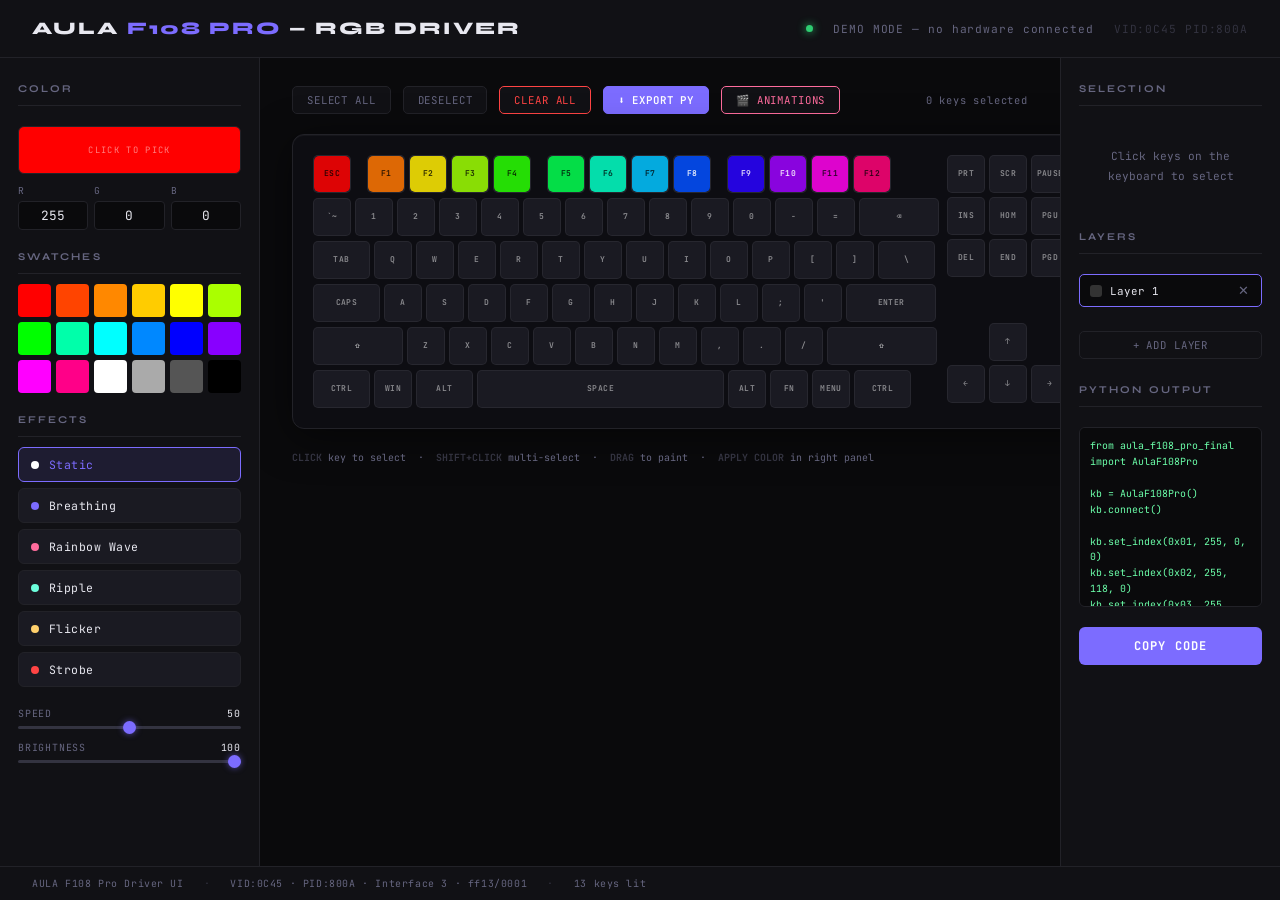
<file: index.html>
<!DOCTYPE html>
<html lang="en">

<head>
    <meta charset="UTF-8">
    <meta name="viewport" content="width=device-width, initial-scale=1.0">
    <title>AULA F108 Pro — RGB Driver</title>
    <link rel="stylesheet" href="main.css">
    <link rel="stylesheet" href="anim.css">
</head>

<body>

    <header>
        <div class="logo">AULA <span>F108 Pro</span> — RGB Driver</div>
        <div class="status-bar">
            <div class="status-dot"></div>
            <span id="conn-status">DEMO MODE — no hardware connected</span>
            <span class="footer-tag">VID:0C45 PID:800A</span>
        </div>
    </header>

    <main>
        <!-- LEFT: Color tools -->
        <div class="panel">
            <div class="panel-title">Color</div>

            <div class="color-picker-wrap">
                <div class="color-preview" id="colorPreview" onclick="document.getElementById('colorInput').click()">
                    <input type="color" id="colorInput" value="#ff0000">
                </div>
                <div class="rgb-row">
                    <div class="rgb-input"><label>R</label><input type="number" id="rVal" min="0" max="255" value="255"></div>
                    <div class="rgb-input"><label>G</label><input type="number" id="gVal" min="0" max="255" value="0"></div>
                    <div class="rgb-input"><label>B</label><input type="number" id="bVal" min="0" max="255" value="0"></div>
                </div>
            </div>

            <div>
                <div class="panel-title" style="margin-bottom:10px">Swatches</div>
                <div class="swatch-grid" id="swatchGrid"></div>
            </div>

            <div>
                <div class="panel-title" style="margin-bottom:10px">Effects</div>
                <div class="effect-list">
                    <button class="effect-btn active" data-effect="static" onclick="setEffect(this)">
                        <div class="effect-dot" style="background:#fff"></div>Static
                    </button>
                    <button class="effect-btn" data-effect="breathing" onclick="setEffect(this)">
                        <div class="effect-dot" style="background:#7c6cff"></div>Breathing
                    </button>
                    <button class="effect-btn" data-effect="wave" onclick="setEffect(this)">
                        <div class="effect-dot" style="background:#ff6c9d"></div>Rainbow Wave
                    </button>
                    <button class="effect-btn" data-effect="ripple" onclick="setEffect(this)">
                        <div class="effect-dot" style="background:#6cffdd"></div>Ripple
                    </button>
                    <button class="effect-btn" data-effect="flicker" onclick="setEffect(this)">
                        <div class="effect-dot" style="background:#ffd06c"></div>Flicker
                    </button>
                    <button class="effect-btn" data-effect="strobe" onclick="setEffect(this)">
                        <div class="effect-dot" style="background:#ff4444"></div>Strobe
                    </button>
                </div>
            </div>

            <div class="slider-group">
                <div class="slider-row">
                    <label>SPEED <span id="speedVal">50</span></label>
                    <input type="range" id="speedSlider" min="0" max="100" value="50"
                        oninput="document.getElementById('speedVal').textContent=this.value">
                </div>
                <div class="slider-row">
                    <label>BRIGHTNESS <span id="brightVal">100</span></label>
                    <input type="range" id="brightSlider" min="0" max="100" value="100"
                        oninput="document.getElementById('brightVal').textContent=this.value">
                </div>
            </div>
        </div>

        <!-- CENTER: Keyboard -->
        <div class="kb-area">
            <div class="kb-toolbar">
                <button class="tb-btn" onclick="selectAll()">SELECT ALL</button>
                <button class="tb-btn" onclick="clearSelection()">DESELECT</button>
                <button class="tb-btn danger" onclick="clearAll()">CLEAR ALL</button>
                <button class="tb-btn primary" onclick="exportConfig()">⬇ EXPORT PY</button>
                <span class="selection-info" id="selInfo">0 keys selected</span>
            </div>

            <div class="keyboard" id="keyboard"></div>

            <div style="font-size:0.62rem;color:var(--dim);line-height:1.8">
                <b style="color:var(--muted)">CLICK</b> key to select &nbsp;·&nbsp;
                <b style="color:var(--muted)">SHIFT+CLICK</b> multi-select &nbsp;·&nbsp;
                <b style="color:var(--muted)">DRAG</b> to paint &nbsp;·&nbsp;
                <b style="color:var(--muted)">APPLY COLOR</b> in right panel
            </div>
        </div>

        <!-- RIGHT: Selection & output -->
        <div class="panel">
            <div class="panel-title">Selection</div>
            <div id="selPanel">
                <div class="sel-empty">Click keys on the<br>keyboard to select</div>
            </div>

            <div class="panel-title" style="margin-top:4px">Layers</div>
            <div class="layer-list" id="layerList"></div>
            <button class="tb-btn" style="width:100%;margin-top:4px" onclick="addLayer()">+ ADD LAYER</button>

            <div class="panel-title" style="margin-top:4px">Python Output</div>
            <textarea id="pyOutput" readonly style="
                background:var(--bg);border:1px solid var(--border);border-radius:6px;
                color:#6cffaa;font-family:inherit;font-size:0.62rem;padding:10px;
                resize:none;height:180px;width:100%;line-height:1.6;outline:none;
            "></textarea>
            <button class="apply-btn" onclick="copyPython()">COPY CODE</button>
        </div>
    </main>

    <footer>
        <span>AULA F108 Pro Driver UI</span>
        <span class="footer-tag">·</span>
        <span>VID:0C45 · PID:800A · Interface 3 · ff13/0001</span>
        <span class="footer-tag">·</span>
        <span id="colorCount">0 keys lit</span>
    </footer>

    <div id="toast"></div>

    <!-- Animation panel -->
    <div id="animPanel">
        <div class="anim-modal">
            <div class="anim-header">
                <h2>Animation <span>Editor</span></h2>
                <div style="font-size:0.62rem;color:var(--dim)" id="animFrameCount">0 frames</div>
                <button class="tb-btn" onclick="closeAnimPanel()" style="margin-left:8px">✕ CLOSE</button>
            </div>
            <div class="anim-body">
                <div class="anim-main">
                    <!-- Timeline -->
                    <div class="timeline-wrap">
                        <div class="timeline-label">
                            <span>FRAMES</span>
                            <span id="totalDurationLabel" style="color:var(--text)">0ms total</span>
                        </div>
                        <div class="timeline" id="animTimeline">
                            <button class="add-frame-btn" onclick="addFrame()" title="Add frame">+</button>
                        </div>
                    </div>
                    <!-- Mini keyboard -->
                    <div class="anim-kb-area">
                        <div style="font-size:0.62rem;color:var(--dim)">
                            Click a frame above, then paint keys below. Uses current color picker color.
                        </div>
                        <div class="mini-keyboard" id="miniKeyboard"></div>
                    </div>
                </div>

                <!-- Side panel -->
                <div class="anim-side">
                    <div>
                        <div class="panel-title" style="margin-bottom:10px">Frame Settings</div>
                        <div class="duration-row">
                            <label>DURATION</label>
                            <input type="number" id="frameDuration" min="16" max="9999" value="100"
                                oninput="updateFrameDuration()">
                            <span>ms</span>
                        </div>
                        <div style="font-size:0.6rem;color:var(--dim);margin-top:6px">16ms = ~60fps &nbsp;·&nbsp; 33ms = ~30fps</div>
                    </div>

                    <div style="margin-top:12px">
                        <label style="font-size:0.62rem;color:var(--dim)">FRAME COLOR</label>
                        <div style="display:flex;gap:6px;align-items:center;margin-top:4px">
                            <input type="color" id="animColorPicker" value="#ff0000"
                                style="width:36px;height:28px;border:none;background:none;cursor:pointer">
                            <span id="animColorPreview"
                                style="width:20px;height:20px;border-radius:4px;border:1px solid var(--border);background:#ff0000"></span>
                        </div>
                    </div>

                    <div class="frame-actions">
                        <div class="panel-title" style="margin-bottom:8px">Frame Tools</div>
                        <button class="tb-btn" onclick="duplicateFrame()">DUPLICATE FRAME</button>
                        <button class="tb-btn" onclick="clearFrame()">CLEAR FRAME</button>
                        <button class="tb-btn" onclick="copyFromMain()">COPY FROM MAIN VIEW</button>
                        <button class="tb-btn danger" onclick="deleteFrame()">DELETE FRAME</button>
                    </div>

                    <div>
                        <div class="panel-title" style="margin-bottom:10px">Playback</div>
                        <div class="loop-row">
                            <input type="checkbox" id="loopAnim" checked>
                            <label for="loopAnim">Loop animation</label>
                        </div>
                        <div style="height:8px"></div>
                        <div class="playback-controls">
                            <button class="play-btn" id="playBtn" onclick="togglePreview()">▶ PREVIEW</button>
                        </div>
                        <div style="font-size:0.6rem;color:var(--dim);margin-top:6px" id="playStatus">Stopped</div>
                    </div>

                    <div>
                        <div class="panel-title" style="margin-bottom:10px">Save Animation</div>
                        <input type="text" class="anim-name-input" id="animNameInput" placeholder="Animation name..."
                            value="My Animation">
                        <div style="height:8px"></div>
                        <button class="apply-btn" onclick="saveAnimation()" style="font-size:0.68rem">SAVE TO FILE (JSON)</button>
                    </div>

                    <div>
                        <div class="panel-title" style="margin-bottom:10px">Load Animation</div>
                        <button class="tb-btn" style="width:100%;margin-bottom:8px"
                            onclick="document.getElementById('loadFileInput').click()">📂 LOAD JSON FILE</button>
                        <input type="file" id="loadFileInput" accept=".json" style="display:none"
                            onchange="loadAnimationFile(event)">
                        <div id="savedAnimList" style="display:flex;flex-direction:column;gap:5px"></div>
                    </div>

                    <div>
                        <div class="panel-title" style="margin-bottom:8px">Export Python</div>
                        <textarea id="animPyOutput" readonly style="
                            background:var(--bg);border:1px solid var(--border);border-radius:6px;
                            color:#6cffaa;font-family:inherit;font-size:0.58rem;padding:8px;
                            resize:none;height:120px;width:100%;line-height:1.6;outline:none;
                        "></textarea>
                        <button class="tb-btn" style="width:100%;margin-top:6px" onclick="copyAnimPython()">COPY CODE</button>
                    </div>
                </div>
            </div>
        </div>
    </div>

    <!-- Scripts: load order matters — layout data first, then main logic, then anim -->
    <script src="layout.js"></script>
    <script src="main.js"></script>
    <script src="anim.js"></script>

</body>
</html>
</file>
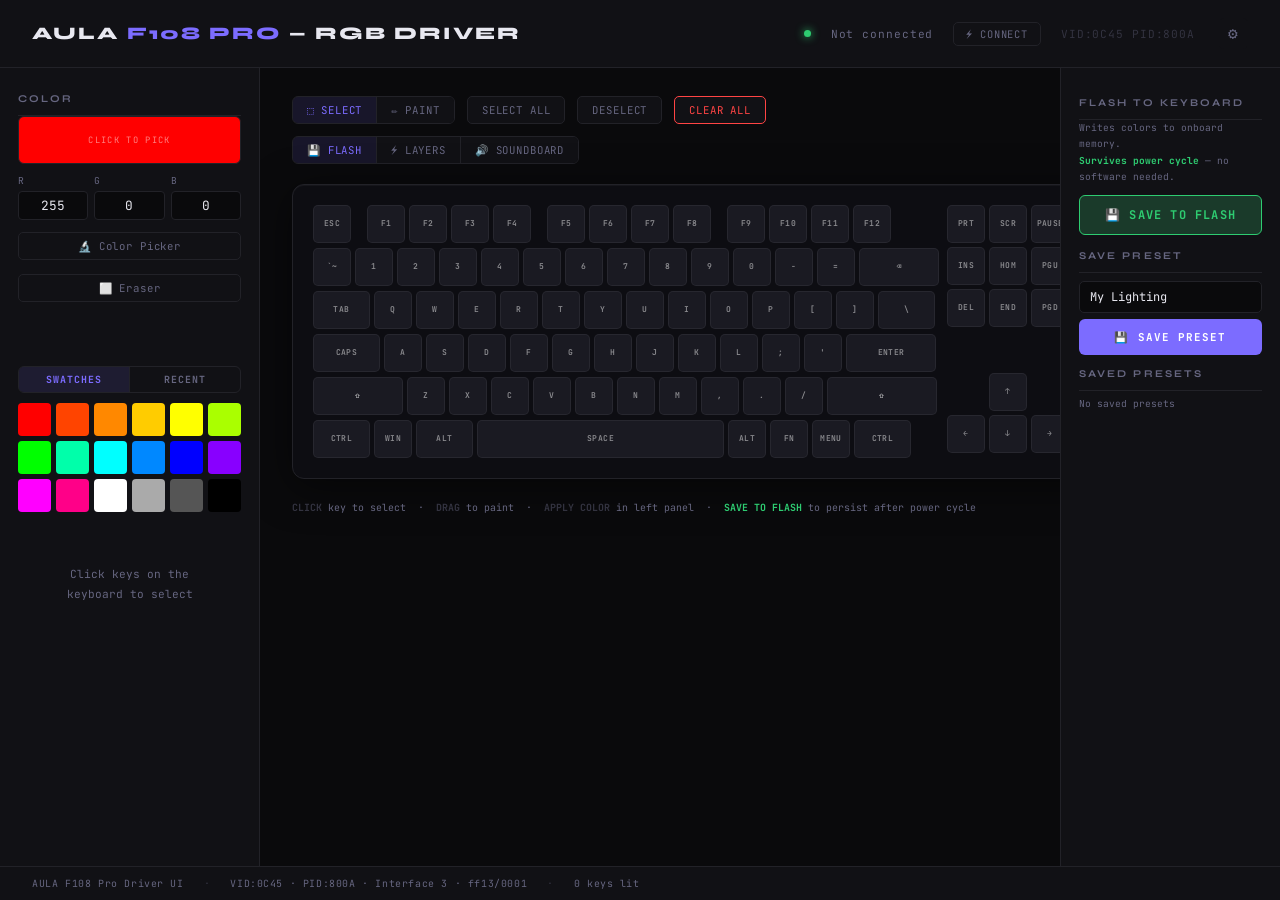
<file: ui/index.html>
<!DOCTYPE html>
<html lang="en">
<head>
    <meta charset="UTF-8">
    <meta name="viewport" content="width=device-width, initial-scale=1.0">
    <title>AULA F108 Pro — RGB Driver</title>
    <link rel="stylesheet" href="main.css">
    <link rel="stylesheet" href="anim.css">
    <link rel="stylesheet" href="layers.css">
    <style>
        .rs-label { font-size:0.6rem; color:var(--dim); white-space:nowrap; flex-shrink:0; }
        .rs-val    { font-size:0.6rem; color:var(--text); min-width:38px; flex-shrink:0; }
    </style>
</head>
<body>

<header>
    <div class="logo">AULA <span>F108 Pro</span> — RGB Driver</div>
    <div class="status-bar">
        <div class="status-dot"></div>
        <span id="conn-status">Not connected</span>
        <button class="tb-btn" onclick="connectKeyboard()" style="font-size:0.65rem;padding:4px 12px">⚡ CONNECT</button>
        <span class="footer-tag">VID:0C45 PID:800A</span>
        <button class="tb-btn settings-cog" onclick="openSettings()" title="Settings">⚙</button>
    </div>
</header>

<!-- Settings modal -->
<div id="settingsOverlay" class="settings-overlay" onclick="closeSettings(event)">
    <div class="settings-modal">
        <div class="settings-header">
            <span class="settings-title">⚙ Settings</span>
            <button class="settings-close" onclick="closeSettings()">✕</button>
        </div>
        <div class="settings-section">
            <div class="settings-section-title">System</div>
            <div class="settings-row">
                <div>
                    <div class="settings-label">Launch on startup</div>
                    <div class="settings-desc">Start the driver automatically when Windows boots</div>
                </div>
                <label class="toggle-switch">
                    <input type="checkbox" id="startupToggle" onchange="setStartup(this.checked)">
                    <span class="toggle-track"></span>
                </label>
            </div>
            <div class="settings-row" style="margin-top:10px">
                <div>
                    <div class="settings-label">Save data folder</div>
                    <div class="settings-desc">Lighting presets, animations, soundboard cards</div>
                </div>
                <button class="tb-btn" onclick="openDataFolder()" style="font-size:0.65rem;padding:4px 10px;flex-shrink:0">📂 Open</button>
            </div>
        </div>
        <div class="settings-section">
            <div class="settings-section-title">About</div>
            <div class="settings-desc" style="line-height:1.9">
                AULA F108 Pro RGB Driver<br>
                VID:0C45 · PID:800A · Interface 3<br>
                Version <span id="appVersion">—</span><br>
                <span style="color:var(--dim)">Open source — not affiliated with AULA</span>
            </div>
        </div>
    </div>
</div>

<main>
    <!-- LEFT panel -->
    <div class="panel" id="leftPanel">

        <!-- SHARED: Color picker -->
        <div id="colorSection">
            <div class="panel-title">Color</div>
            <div class="color-picker-wrap">
                <div class="color-preview" id="colorPreview" onclick="document.getElementById('colorInput').click()">
                    <input type="color" id="colorInput" value="#ff0000">
                </div>
                <div class="rgb-row">
                    <div class="rgb-input"><label>R</label><input type="number" id="rVal" min="0" max="255" value="255"></div>
                    <div class="rgb-input"><label>G</label><input type="number" id="gVal" min="0" max="255" value="0"></div>
                    <div class="rgb-input"><label>B</label><input type="number" id="bVal" min="0" max="255" value="0"></div>
                </div>
                <button class="tb-btn mode-btn eyedropper-btn" onclick="toggleEyedropper()" style="width:100%;margin-top:2px">🔬 Color Picker</button>
                <button class="tb-btn" id="eraserBtn" onclick="toggleEraser()" style="width:100%;margin-top:4px">⬜ Eraser</button>
            </div>
        </div>

        <!-- FLASH MODE left extras (empty — actions are in right panel) -->
        <div id="staticLeft" style="margin-top:12px"></div>

        <!-- LAYERS MODE left panel -->
        <div id="layersLeft" style="display:none;margin-top:12px" class="layers-left">
            <div class="panel-title" style="margin-bottom:10px">Active Layer</div>
            <div style="font-size:0.6rem;color:var(--dim);margin-bottom:10px;line-height:1.7">
                Select a layer below to edit it.<br>Paint keys directly onto the active layer.
            </div>
            <div class="panel-title" style="margin-bottom:8px">Layer Type</div>
            <div class="layer-type-group" id="layerTypeBtns">
                <button class="layer-type-btn active-mode" data-type="static"    onclick="setActiveLayerType('static')">✏️ STATIC</button>
                <button class="layer-type-btn"             data-type="animation" onclick="setActiveLayerType('animation')">🎬 ANIM</button>
                <button class="layer-type-btn"             data-type="reactive"  onclick="setActiveLayerType('reactive')">⚡ REACTIVE</button>
            </div>
            <div class="panel-title" style="margin-top:12px;margin-bottom:8px">Preview</div>
            <div class="layer-type-group">
                <button class="layer-type-btn" id="leftViewSingle"    onclick="setLayerViewMode('layer')">ACTIVE</button>
                <button class="layer-type-btn" id="leftViewComposite" onclick="setLayerViewMode('composite')">ALL LAYERS</button>
            </div>
            <div style="font-size:0.58rem;color:var(--dim);margin-top:6px;line-height:1.6">
                ACTIVE — selected layer only<br>ALL LAYERS — composite preview
            </div>
            <div style="margin-top:12px">
                <button class="tb-btn danger" style="width:100%" onclick="clearAllLayers()">✕ CLEAR ALL LAYERS</button>
            </div>
        </div>

        <!-- SOUNDBOARD MODE left panel -->
        <div id="soundboardLeft" style="display:none;margin-top:12px">
            <div class="panel-title" style="margin-bottom:6px">VC Output</div>
            <div style="font-size:0.6rem;color:var(--dim);margin-bottom:10px;line-height:1.7">
                Route sounds to a virtual cable so others in a call can hear them.
            </div>
            <div id="sbVbStatus" style="margin-bottom:10px">
                <div style="font-size:0.6rem;color:var(--dim)">Checking for VB-Audio...</div>
            </div>
            <select id="sbVcDeviceSelect" class="layer-picker-select" style="width:100%;margin-bottom:6px" onchange="setSbVcDevice(this.value)">
                <option value="">— None (speakers only) —</option>
            </select>
            <label style="display:flex;align-items:center;gap:8px;font-size:0.62rem;color:var(--dim);cursor:pointer;margin-bottom:10px">
                <input type="checkbox" id="sbVcToggle" checked onchange="setSbVcEnabled(this.checked)">
                Send to VC output
            </label>
            <div style="height:1px;background:var(--border);margin-bottom:10px"></div>
            <div id="sbSetupGuide" style="display:none">
                <div class="panel-title" style="margin-bottom:6px">Discord / Game Setup</div>
                <div style="font-size:0.58rem;color:var(--dim);line-height:1.8">
                    1. Select <b style="color:var(--text)">CABLE Input</b> as VC Output above<br>
                    2. In Discord → Voice → Input Device, select <b style="color:var(--text)">CABLE Output</b><br>
                    3. To mix your mic: Control Panel → Sound → Recording → right-click mic → Properties → Listen → check <b style="color:var(--text)">Listen to this device</b> → playback to <b style="color:var(--text)">CABLE Input</b>
                </div>
                <div style="margin-top:8px;padding:7px 9px;background:rgba(243,156,18,0.08);border:1px solid rgba(243,156,18,0.3);border-radius:5px;font-size:0.57rem;color:#f39c12;line-height:1.7">
                    ⚠ Each app needs its mic input set to <b>CABLE Output</b> individually — or set it as your Windows default recording device to cover all apps at once.
                </div>
            </div>
        </div>

        <!-- SHARED: Swatches + Recent -->
        <div style="margin-top:12px">
            <div class="swatch-tabs">
                <button class="swatch-tab active-tab" id="swatchTabBtn" onclick="switchSwatchTab('swatches')">Swatches</button>
                <button class="swatch-tab" id="recentTabBtn" onclick="switchSwatchTab('recent')">Recent</button>
            </div>
            <div id="swatchesPane">
                <div class="swatch-grid" id="swatchGrid"></div>
            </div>
            <div id="recentPane" style="display:none">
                <div class="swatch-grid" id="recentGrid"></div>
                <div id="recentEmpty" style="font-size:0.6rem;color:var(--dim);display:none">No recent colors yet</div>
            </div>
        </div>

        <!-- SHARED: Selection panel -->
        <div style="margin-top:12px" id="selPanel">
            <div class="sel-empty">Click keys on the<br>keyboard to select</div>
        </div>

    </div>

    <!-- CENTER: Keyboard -->
    <div class="kb-area" id="kbArea">
        <div class="kb-toolbar" id="kbToolbar">
            <div class="mode-btn-group">
                <button class="tb-btn mode-btn active-mode" id="selectModeBtn" onclick="setPaintMode(false)">⬚ SELECT</button>
                <button class="tb-btn mode-btn"             id="paintModeBtn"  onclick="setPaintMode(true)">✏️ PAINT</button>
            </div>
            <button class="tb-btn" id="selectAllBtn" onclick="selectAll()">SELECT ALL</button>
            <button class="tb-btn" id="deselectBtn"  onclick="clearSelection()">DESELECT</button>
            <button class="tb-btn danger"            onclick="clearAll()">CLEAR ALL</button>
            <div class="mode-btn-group" id="topModeGroup">
                <button class="tb-btn mode-btn active-mode" id="staticModeBtn"  onclick="switchTopMode('static')">💾 FLASH</button>
                <button class="tb-btn mode-btn"             id="layersPanelBtn" onclick="switchTopMode('layers')">⚡ LAYERS</button>
                <button class="tb-btn mode-btn"             id="soundboardBtn"  onclick="switchTopMode('soundboard')">🔊 SOUNDBOARD</button>
            </div>
            <span class="selection-info" id="selInfo" style="display:none">0 keys selected</span>
        </div>

        <div class="keyboard" id="keyboard"></div>

        <!-- Layer strip -->
        <div id="layerStripWrap" class="layer-strip-wrap" style="display:none">
            <div class="layer-strip-label">
                <span>LAYERS &nbsp;<span id="layerCountLabel" style="color:var(--text);font-size:0.7rem">0</span></span>
                <span style="font-size:0.5rem;color:var(--dim);margin-left:6px" title="Drag cards to reorder">⇄ drag to reorder</span>
                <div class="view-btns">
                    <button class="tb-btn" id="layerViewComposite" onclick="setLayerViewMode('composite')" style="font-size:0.55rem;padding:3px 8px">ALL</button>
                    <button class="tb-btn" id="layerViewSingle"    onclick="setLayerViewMode('layer')"     style="font-size:0.55rem;padding:3px 8px">ACTIVE</button>
                </div>
            </div>
            <div class="layer-strip" id="layerStrip"></div>
        </div>

        <!-- Frame timeline (shown when an animation layer is selected) -->
        <div id="timelineWrap" class="timeline-wrap" style="display:none">
            <div class="timeline-label">
                <span>FRAMES &nbsp;<span id="animFrameCount" style="color:var(--text);font-size:0.7rem">0</span></span>
                <span id="totalDurationLabel" style="color:var(--text)">0ms total</span>
            </div>
            <div class="timeline" id="animTimeline">
                <button class="add-frame-btn" onclick="addFrame()" title="Add frame">+</button>
            </div>
        </div>

        <!-- Animation layer settings (shown below frame list, like reactive settings) -->
        <div id="animSettingsWrap" style="display:none;border-top:1px solid var(--border)">
            <div style="padding:8px 12px;display:flex;flex-wrap:wrap;gap:10px;align-items:center">
                <div class="duration-row">
                    <label>DURATION</label>
                    <input type="number" id="frameDuration" min="50" max="9999" value="100" oninput="updateFrameDuration()">
                    <span>ms</span>
                </div>
                <button class="tb-btn" onclick="duplicateFrame()">DUPLICATE</button>
                <button class="tb-btn" onclick="clearFrame()">CLEAR</button>
                <button class="tb-btn danger" onclick="deleteFrame()">DELETE</button>
            </div>
        </div>

        <!-- Reactive effect selector -->
        <div id="reactiveStripWrap" style="display:none;border-top:1px solid var(--border)">
            <div class="timeline-label"><span>⚡ REACTIVE EFFECT</span></div>
            <div class="timeline" id="reactiveEffectList"></div>
            <div id="reactiveEffectSettings" style="padding:8px 12px;border-top:1px solid var(--border);display:flex;flex-wrap:wrap;gap:10px;align-items:center;min-height:44px"></div>
        </div>

        <div id="staticHint" style="font-size:0.62rem;color:var(--dim);line-height:1.8">
            <b style="color:var(--muted)">CLICK</b> key to select &nbsp;·&nbsp;
            <b style="color:var(--muted)">DRAG</b> to paint &nbsp;·&nbsp;
            <b style="color:var(--muted)">APPLY COLOR</b> in left panel &nbsp;·&nbsp;
            <b style="color:#2ecc71">SAVE TO FLASH</b> to persist after power cycle
        </div>
        <div id="layerHint" style="display:none;font-size:0.62rem;color:var(--dim);line-height:1.8">
            <b style="color:var(--accent)">SELECT A LAYER</b> below · then <b style="color:var(--muted)">PAINT</b> keys onto it
        </div>

        <!-- Soundboard card grid sits below keyboard -->
        <div id="sbPanel" style="display:none;margin-top:12px">
            <div id="sbCardGrid" style="display:flex;flex-wrap:wrap;gap:12px;align-items:flex-start"></div>
        </div>
    </div>

    <!-- RIGHT panel -->
    <div class="panel" id="rightPanel">

        <!-- FLASH MODE right -->
        <div id="staticRight">
            <div class="panel-title" style="margin-top:4px">Flash to Keyboard</div>
            <div style="font-size:0.6rem;color:var(--dim);margin-bottom:10px;line-height:1.7">
                Writes colors to onboard memory.<br>
                <b style="color:#2ecc71">Survives power cycle</b> — no software needed.
            </div>
            <button class="apply-btn" onclick="saveToFlash()" style="background:#1a3a2a;border:1px solid #2ecc71;color:#2ecc71">💾 SAVE TO FLASH</button>

            <div class="panel-title" style="margin-top:14px;margin-bottom:8px">Save Preset</div>
            <input type="text" class="anim-name-input" id="lightingNameInput" placeholder="Preset name..." value="My Lighting">
            <div style="height:6px"></div>
            <button class="apply-btn" onclick="saveStaticLighting()" style="font-size:0.68rem">💾 SAVE PRESET</button>

            <div class="panel-title" style="margin-top:12px;margin-bottom:6px">Saved Presets</div>
            <div id="savedLightingList" style="display:flex;flex-direction:column;gap:5px">
                <div style="font-size:0.6rem;color:var(--dim)">No saved presets</div>
            </div>
        </div>

        <!-- LAYERS MODE right -->
        <div id="layersRight" style="display:none" class="layers-right anim-side">

            <div id="layerPlayControls" style="display:none">
                <button class="play-btn" id="layerPlayBtn" onclick="togglePreview()" style="width:100%">▶ PLAY ANIMATION</button>
                <div style="height:10px;border-bottom:1px solid var(--border);margin-bottom:10px"></div>
            </div>

            <!-- Save current layer — always visible -->
            <div>
                <div class="panel-title" style="margin-bottom:6px">Save Current Layer</div>
                <input type="text" class="anim-name-input" id="animNameInput" placeholder="Name...">
                <div style="height:6px"></div>
                <button class="apply-btn" onclick="saveCurrentLayer()" style="font-size:0.68rem">💾 SAVE LAYER</button>
            </div>

            <!-- Load Layer — unified dropdown by type -->
            <div>
                <div class="panel-title" style="margin-bottom:8px">Load Layer</div>
                <div class="layer-picker-row" style="margin-bottom:6px">
                    <select id="loadLayerTypeSelect" class="layer-picker-select" onchange="refreshLoadLayerList()">
                        <option value="static">Static presets</option>
                        <option value="animation">Animations</option>
                        <option value="reactive">Reactive layers</option>
                    </select>
                </div>
                <div id="loadLayerList" style="display:flex;flex-direction:column;gap:5px;margin-top:4px">
                    <div style="font-size:0.6rem;color:var(--dim)">No saved presets</div>
                </div>
            </div>

            <div>
                <div class="panel-title" style="margin-bottom:8px">Push to Keyboard</div>
                <button class="apply-btn" onclick="pushLayersToKeyboard()" style="margin-bottom:6px">⚡ APPLY LAYERS</button>
                <div style="font-size:0.6rem;color:var(--dim);line-height:1.7">
                    Streams the full composite continuously to the keyboard.
                </div>
            </div>

            <div>
                <div class="panel-title" style="margin-bottom:8px">Save Preset</div>
                <input type="text" class="anim-name-input" id="layerPresetNameInput" placeholder="Preset name..." value="My Layers">
                <div style="height:6px"></div>
                <button class="apply-btn" onclick="saveLayerPreset()" style="font-size:0.68rem">💾 SAVE LAYERS</button>
            </div>

            <div>
                <div class="panel-title" style="margin-bottom:6px">Saved Presets</div>
                <div id="savedLayersList" style="display:flex;flex-direction:column;gap:5px">
                    <div style="font-size:0.6rem;color:var(--dim)">No saved presets</div>
                </div>
            </div>

        </div>

        <!-- SOUNDBOARD MODE right — empty, content moved to left panel -->
        <div id="soundboardRight" style="display:none"></div>

    </div>
</main>

<footer>
    <span>AULA F108 Pro Driver UI</span>
    <span class="footer-tag">·</span>
    <span>VID:0C45 · PID:800A · Interface 3 · ff13/0001</span>
    <span class="footer-tag">·</span>
    <span id="colorCount">0 keys lit</span>
</footer>

<div id="toast"></div>

<script src="layout.js"></script>
<script src="main.js"></script>
<script src="flash.js"></script>
<script src="layers.js"></script>
<script src="soundboard.js"></script>
<script>
    // Refresh load layer list when flash presets reload
    const _origLoadStatic = loadStaticLightingsFromDisk;
    loadStaticLightingsFromDisk = async function() {
        await _origLoadStatic.apply(this, arguments);
        if (typeof refreshLoadLayerList === 'function') refreshLoadLayerList();
    };
</script>

</body>
</html>
</file>
<file: main.css>
@import url('https://fonts.googleapis.com/css2?family=JetBrains+Mono:wght@300;400;600;700&family=Syne:wght@400;700;800&display=swap');

    :root {
        --bg: #0a0a0c;
        --surface: #111115;
        --border: #222228;
        --muted: #333340;
        --text: #e8e8f0;
        --dim: #666680;
        --accent: #7c6cff;
        --accent2: #ff6c9d;
        --key-off: #1a1a22;
        --key-hover: #25252f;
    }

    * {
        box-sizing: border-box;
        margin: 0;
        padding: 0;
    }

    body {
        background: var(--bg);
        color: var(--text);
        font-family: 'JetBrains Mono', monospace;
        min-height: 100vh;
        display: flex;
        flex-direction: column;
        overflow-x: hidden;
    }

    /* ── Header ── */
    header {
        display: flex;
        align-items: center;
        justify-content: space-between;
        padding: 18px 32px;
        border-bottom: 1px solid var(--border);
        background: var(--surface);
    }

    .logo {
        font-family: 'Syne', sans-serif;
        font-weight: 800;
        font-size: 1.1rem;
        letter-spacing: 0.12em;
        text-transform: uppercase;
    }

    .logo span {
        color: var(--accent);
    }

    .status-bar {
        display: flex;
        align-items: center;
        gap: 20px;
        font-size: 0.7rem;
        color: var(--dim);
        letter-spacing: 0.08em;
    }

    .status-dot {
        width: 7px;
        height: 7px;
        border-radius: 50%;
        background: #2ecc71;
        box-shadow: 0 0 8px #2ecc71;
        animation: pulse 2s infinite;
    }

    @keyframes pulse {

        0%,
        100% {
            opacity: 1
        }

        50% {
            opacity: 0.4
        }
    }

    /* ── Main layout ── */
    main {
        flex: 1;
        display: grid;
        grid-template-columns: 260px 1fr 220px;
        gap: 0;
        height: calc(100vh - 57px);
    }

    /* ── Sidebar panels ── */
    .panel {
        background: var(--surface);
        border-right: 1px solid var(--border);
        padding: 24px 18px;
        overflow-y: auto;
        display: flex;
        flex-direction: column;
        gap: 20px;
    }

    .panel:last-child {
        border-right: none;
        border-left: 1px solid var(--border);
    }

    .panel-title {
        font-family: 'Syne', sans-serif;
        font-size: 0.65rem;
        font-weight: 700;
        letter-spacing: 0.2em;
        text-transform: uppercase;
        color: var(--dim);
        padding-bottom: 10px;
        border-bottom: 1px solid var(--border);
    }

    /* ── Color picker ── */
    .color-picker-wrap {
        display: flex;
        flex-direction: column;
        gap: 10px;
    }

    .color-preview {
        height: 48px;
        border-radius: 6px;
        background: #ff0000;
        border: 1px solid var(--border);
        transition: background 0.15s;
        cursor: pointer;
        position: relative;
        overflow: hidden;
    }

    .color-preview::after {
        content: 'CLICK TO PICK';
        position: absolute;
        inset: 0;
        display: flex;
        align-items: center;
        justify-content: center;
        font-size: 0.55rem;
        letter-spacing: 0.15em;
        color: rgba(255, 255, 255, 0.5);
    }

    input[type=color] {
        opacity: 0;
        position: absolute;
        width: 1px;
        height: 1px;
    }

    .rgb-row {
        display: grid;
        grid-template-columns: 1fr 1fr 1fr;
        gap: 6px;
    }

    .rgb-input {
        display: flex;
        flex-direction: column;
        gap: 4px;
    }

    .rgb-input label {
        font-size: 0.6rem;
        color: var(--dim);
        letter-spacing: 0.1em;
    }

    .rgb-input input[type=number] {
        background: var(--bg);
        border: 1px solid var(--border);
        border-radius: 4px;
        color: var(--text);
        font-family: inherit;
        font-size: 0.8rem;
        padding: 5px 8px;
        width: 100%;
        text-align: center;
        -moz-appearance: textfield;
    }

    .rgb-input input::-webkit-inner-spin-button {
        display: none;
    }

    .rgb-input input:focus {
        outline: none;
        border-color: var(--accent);
    }

    /* ── Swatches ── */
    .swatch-grid {
        display: grid;
        grid-template-columns: repeat(6, 1fr);
        gap: 5px;
    }

    .swatch {
        aspect-ratio: 1;
        border-radius: 4px;
        cursor: pointer;
        border: 2px solid transparent;
        transition: transform 0.1s, border-color 0.1s;
    }

    .swatch:hover {
        transform: scale(1.15);
        border-color: rgba(255, 255, 255, 0.3);
    }

    /* ── Effect presets ── */
    .effect-list {
        display: flex;
        flex-direction: column;
        gap: 6px;
    }

    .effect-btn {
        background: var(--key-off);
        border: 1px solid var(--border);
        border-radius: 6px;
        color: var(--text);
        font-family: inherit;
        font-size: 0.72rem;
        padding: 9px 12px;
        cursor: pointer;
        text-align: left;
        display: flex;
        align-items: center;
        gap: 10px;
        letter-spacing: 0.04em;
        transition: background 0.15s, border-color 0.15s;
    }

    .effect-btn:hover {
        background: var(--key-hover);
        border-color: var(--accent);
    }

    .effect-btn.active {
        border-color: var(--accent);
        background: rgba(124, 108, 255, 0.12);
        color: var(--accent);
    }

    .effect-dot {
        width: 8px;
        height: 8px;
        border-radius: 50%;
        flex-shrink: 0;
    }

    /* ── Keyboard area ── */
    .kb-area {
        padding: 28px 32px;
        display: flex;
        flex-direction: column;
        gap: 20px;
        background: var(--bg);
        overflow: hidden;
    }

    .kb-toolbar {
        display: flex;
        align-items: center;
        gap: 12px;
        flex-wrap: wrap;
    }

    .tb-btn {
        background: var(--surface);
        border: 1px solid var(--border);
        border-radius: 5px;
        color: var(--dim);
        font-family: inherit;
        font-size: 0.67rem;
        padding: 6px 14px;
        cursor: pointer;
        letter-spacing: 0.08em;
        transition: all 0.15s;
    }

    .tb-btn:hover {
        color: var(--text);
        border-color: var(--muted);
    }

    .tb-btn.primary {
        background: var(--accent);
        border-color: var(--accent);
        color: #fff;
        font-weight: 600;
    }

    .tb-btn.primary:hover {
        background: #9080ff;
    }

    .tb-btn.danger {
        border-color: #ff4444;
        color: #ff4444;
    }

    .tb-btn.danger:hover {
        background: rgba(255, 68, 68, 0.1);
    }

    .selection-info {
        margin-left: auto;
        font-size: 0.65rem;
        color: var(--dim);
        letter-spacing: 0.08em;
    }

    /* ── Keyboard layout ── */
    .keyboard {
        background: #0d0d12;
        border: 1px solid var(--border);
        border-radius: 12px;
        padding: 20px;
        display: flex;
        flex-direction: column;
        gap: 5px;
        width: fit-content;
        box-shadow: 0 8px 40px rgba(0, 0, 0, 0.5), inset 0 1px 0 rgba(255, 255, 255, 0.04);
    }

    .kb-row {
        display: flex;
        gap: 4px;
        align-items: flex-end;
    }

    /* ── Keys ── */
    .key {
        height: 38px;
        min-width: 38px;
        border-radius: 5px;
        cursor: pointer;
        position: relative;
        display: flex;
        align-items: center;
        justify-content: center;
        font-size: 0.5rem;
        font-weight: 600;
        letter-spacing: 0.05em;
        text-transform: uppercase;
        color: rgba(255, 255, 255, 0.5);
        background: var(--key-off);
        border: 1px solid rgba(255, 255, 255, 0.06);
        transition: border-color 0.1s, color 0.1s, transform 0.08s;
        user-select: none;
        flex-shrink: 0;
        overflow: hidden;
    }

    .key::before {
        content: '';
        position: absolute;
        inset: 0;
        background: var(--key-color, transparent);
        opacity: 0.85;
        border-radius: inherit;
        transition: opacity 0.2s;
    }

    .key span {
        position: relative;
        z-index: 1;
        text-align: center;
        line-height: 1.2;
    }

    .key:hover {
        transform: translateY(-1px);
        border-color: rgba(255, 255, 255, 0.2);
    }

    .key:hover .key-label {
        opacity: 1;
    }

    .key.selected {
        border-color: var(--accent) !important;
        box-shadow: 0 0 0 1px var(--accent), 0 0 12px rgba(124, 108, 255, 0.4);
    }

    .key.lit {
        color: rgba(255, 255, 255, 0.9);
    }

    .key.unmapped {
        opacity: 0.3;
        cursor: not-allowed;
    }

    /* Key size variants */
    .key-15 {
        min-width: 57px;
    }

    .key-175 {
        min-width: 67px;
    }

    .key-2 {
        min-width: 80px;
    }

    .key-225 {
        min-width: 90px;
    }

    .key-275 {
        min-width: 110px;
    }

    .key-650 {
        min-width: 247px;
    }

    .key-spacer {
        min-width: 8px;
        background: transparent;
        border: none;
        cursor: default;
    }

    .key-spacer:hover {
        transform: none;
    }

    /* ── Right panel - selection & layers ── */
    .sel-empty {
        color: var(--dim);
        font-size: 0.7rem;
        line-height: 1.8;
        text-align: center;
        padding: 20px 0;
    }

    .sel-count {
        font-family: 'Syne', sans-serif;
        font-size: 1.8rem;
        font-weight: 800;
        color: var(--accent);
        line-height: 1;
    }

    .sel-label {
        font-size: 0.65rem;
        color: var(--dim);
        letter-spacing: 0.1em;
        margin-top: 4px;
    }

    .apply-btn {
        width: 100%;
        background: var(--accent);
        border: none;
        border-radius: 6px;
        color: #fff;
        font-family: inherit;
        font-size: 0.75rem;
        font-weight: 700;
        letter-spacing: 0.1em;
        padding: 11px;
        cursor: pointer;
        text-transform: uppercase;
        transition: background 0.15s;
    }

    .apply-btn:hover {
        background: #9080ff;
    }

    .layer-list {
        display: flex;
        flex-direction: column;
        gap: 6px;
    }

    .layer-item {
        display: flex;
        align-items: center;
        gap: 8px;
        padding: 8px 10px;
        background: var(--bg);
        border: 1px solid var(--border);
        border-radius: 5px;
        font-size: 0.68rem;
        cursor: pointer;
        transition: border-color 0.15s;
    }

    .layer-item:hover {
        border-color: var(--muted);
    }

    .layer-item.active-layer {
        border-color: var(--accent);
    }

    .layer-color {
        width: 12px;
        height: 12px;
        border-radius: 3px;
        flex-shrink: 0;
    }

    .layer-name {
        flex: 1;
    }

    .layer-del {
        color: var(--dim);
        background: none;
        border: none;
        cursor: pointer;
        font-size: 0.8rem;
        padding: 0 2px;
    }

    .layer-del:hover {
        color: #ff4444;
    }

    /* ── Speed/brightness sliders ── */
    .slider-group {
        display: flex;
        flex-direction: column;
        gap: 12px;
    }

    .slider-row {
        display: flex;
        flex-direction: column;
        gap: 6px;
    }

    .slider-row label {
        font-size: 0.62rem;
        color: var(--dim);
        letter-spacing: 0.08em;
        display: flex;
        justify-content: space-between;
    }

    .slider-row label span {
        color: var(--text);
    }

    input[type=range] {
        width: 100%;
        appearance: none;
        height: 3px;
        background: var(--muted);
        border-radius: 2px;
        outline: none;
    }

    input[type=range]::-webkit-slider-thumb {
        appearance: none;
        width: 13px;
        height: 13px;
        border-radius: 50%;
        background: var(--accent);
        cursor: pointer;
        box-shadow: 0 0 6px rgba(124, 108, 255, 0.6);
    }

    /* ── Footer ── */
    footer {
        padding: 10px 32px;
        border-top: 1px solid var(--border);
        background: var(--surface);
        display: flex;
        align-items: center;
        gap: 20px;
        font-size: 0.62rem;
        color: var(--dim);
        letter-spacing: 0.06em;
    }

    .footer-tag {
        color: var(--muted);
    }

    /* ── Toast ── */
    #toast {
        position: fixed;
        bottom: 60px;
        right: 24px;
        background: var(--accent);
        color: #fff;
        font-size: 0.72rem;
        padding: 10px 18px;
        border-radius: 6px;
        opacity: 0;
        transform: translateY(8px);
        transition: all 0.25s;
        pointer-events: none;
        letter-spacing: 0.06em;
    }

    #toast.show {
        opacity: 1;
        transform: translateY(0);
    }
</file>
<file: anim.css>
/* ── Animation panel overlay ── */
#animPanel {
    display: none;
    position: fixed;
    inset: 0;
    background: rgba(0, 0, 0, 0.85);
    z-index: 100;
    backdrop-filter: blur(4px);
    align-items: center;
    justify-content: center;
}

#animPanel.open {
    display: flex;
}

.anim-modal {
    background: #0f0f14;
    border: 1px solid var(--border);
    border-radius: 12px;
    width: min(1200px, 98vw);
    max-height: 90vh;
    display: flex;
    flex-direction: column;
    overflow: hidden;
    box-shadow: 0 24px 80px rgba(0, 0, 0, 0.8);
}

.anim-header {
    display: flex;
    align-items: center;
    gap: 14px;
    padding: 18px 24px;
    border-bottom: 1px solid var(--border);
    flex-shrink: 0;
}

.anim-header h2 {
    font-family: 'Syne', sans-serif;
    font-size: 1rem;
    font-weight: 800;
    letter-spacing: 0.1em;
    flex: 1;
}

.anim-header h2 span {
    color: var(--accent);
}

.anim-body {
    display: grid;
    grid-template-columns: 1fr 280px;
    flex: 1;
    overflow: hidden;
    min-height: 0;
}

.anim-main {
    display: flex;
    flex-direction: column;
    gap: 0;
    overflow: hidden;
    border-right: 1px solid var(--border);
}

/* ── Frame timeline ── */
.timeline-wrap {
    padding: 16px 20px;
    border-bottom: 1px solid var(--border);
    flex-shrink: 0;
}

.timeline-label {
    font-size: 0.62rem;
    color: var(--dim);
    letter-spacing: 0.12em;
    text-transform: uppercase;
    margin-bottom: 10px;
    display: flex;
    align-items: center;
    justify-content: space-between;
}

.timeline {
    display: flex;
    gap: 5px;
    align-items: stretch;
    overflow-x: auto;
    padding-bottom: 4px;
    min-height: 64px;
}

.timeline::-webkit-scrollbar {
    height: 3px;
}

.timeline::-webkit-scrollbar-track {
    background: var(--bg);
}

.timeline::-webkit-scrollbar-thumb {
    background: var(--muted);
    border-radius: 2px;
}

.frame-thumb {
    flex-shrink: 0;
    width: 160px;
    border-radius: 6px;
    border: 2px solid var(--border);
    cursor: pointer;
    background: var(--key-off);
    transition: border-color 0.12s, transform 0.1s;
    display: flex;
    flex-direction: column;
}

.frame-thumb:hover {
    border-color: var(--muted);
    transform: translateY(-2px);
}

.frame-thumb.active-frame {
    border-color: var(--accent);
    box-shadow: 0 0 0 1px var(--accent);
}

.frame-preview {
    flex: 1;
    padding: 3px;
    display: flex;
    align-items: center;
    justify-content: center;
    min-height: 50px;
}

.frame-preview svg {
    width: 100%;
    height: auto;
}

.frame-duration {
    font-size: 0.48rem;
    color: var(--dim);
    text-align: center;
    padding: 2px 0 3px;
    border-top: 1px solid var(--border);
    letter-spacing: 0.05em;
}

.frame-thumb.active-frame .frame-duration {
    color: var(--accent);
}

.add-frame-btn {
    flex-shrink: 0;
    width: 52px;
    border-radius: 6px;
    border: 2px dashed var(--border);
    cursor: pointer;
    background: transparent;
    color: var(--dim);
    font-size: 1.4rem;
    display: flex;
    align-items: center;
    justify-content: center;
    transition: border-color 0.12s, color 0.12s;
}

.add-frame-btn:hover {
    border-color: var(--accent);
    color: var(--accent);
}

/* ── Mini keyboard in animation editor ── */
.anim-kb-area {
    flex: 1;
    overflow: auto;
    padding: 16px 20px;
    display: flex;
    flex-direction: column;
    gap: 10px;
}

.mini-keyboard {
    background: #0d0d12;
    border: 1px solid var(--border);
    border-radius: 8px;
    padding: 10px;
    display: flex;
    flex-direction: column;
    gap: 3px;
    width: fit-content;
}

.mini-key {
    height: 28px;
    min-width: 28px;
    border-radius: 3px;
    cursor: pointer;
    position: relative;
    display: flex;
    align-items: center;
    justify-content: center;
    font-size: 0.38rem;
    font-weight: 600;
    color: rgba(255, 255, 255, 0.4);
    background: var(--key-off);
    border: 1px solid rgba(255, 255, 255, 0.05);
    transition: transform 0.08s;
    user-select: none;
    flex-shrink: 0;
    overflow: hidden;
}

.mini-key::before {
    content: '';
    position: absolute;
    inset: 0;
    background: var(--key-color, transparent);
    opacity: 0.85;
    border-radius: inherit;
}

.mini-key span {
    position: relative;
    z-index: 1;
}

.mini-key:hover {
    transform: scale(1.1);
    border-color: rgba(255, 255, 255, 0.15);
}

.mini-key.lit {
    color: rgba(255, 255, 255, 0.8);
}

/* Key size variants for mini */
.mk-15 {
    min-width: 42px;
}

.mk-175 {
    min-width: 49px;
}

.mk-2 {
    min-width: 60px;
}

.mk-225 {
    min-width: 66px;
}

.mk-275 {
    min-width: 80px;
}

.mk-650 {
    min-width: 170px;
}

.mk-spacer {
    min-width: 5px;
    background: transparent;
    border: none;
    cursor: default;
    pointer-events: none;
}

/* ── Anim side panel ── */
.anim-side {
    padding: 18px;
    display: flex;
    flex-direction: column;
    gap: 16px;
    overflow-y: auto;
}

.anim-side .panel-title {
    font-family: 'Syne', sans-serif;
    font-size: 0.62rem;
    font-weight: 700;
    letter-spacing: 0.2em;
    text-transform: uppercase;
    color: var(--dim);
    padding-bottom: 8px;
    border-bottom: 1px solid var(--border);
}

.duration-row {
    display: flex;
    align-items: center;
    gap: 8px;
}

.duration-row label {
    font-size: 0.65rem;
    color: var(--dim);
    flex-shrink: 0;
}

.duration-row input[type=number] {
    background: var(--bg);
    border: 1px solid var(--border);
    border-radius: 4px;
    color: var(--text);
    font-family: inherit;
    font-size: 0.8rem;
    padding: 5px 8px;
    width: 70px;
    text-align: center;
    -moz-appearance: textfield;
}

.duration-row input::-webkit-inner-spin-button {
    display: none;
}

.duration-row span {
    font-size: 0.62rem;
    color: var(--dim);
}

.frame-actions {
    display: flex;
    flex-direction: column;
    gap: 6px;
}

.frame-actions .tb-btn {
    width: 100%;
    text-align: center;
}

.playback-controls {
    display: flex;
    gap: 8px;
    align-items: center;
}

.play-btn {
    flex: 1;
    background: var(--accent);
    border: none;
    border-radius: 6px;
    color: #fff;
    font-family: inherit;
    font-size: 0.7rem;
    font-weight: 700;
    letter-spacing: 0.1em;
    padding: 9px;
    cursor: pointer;
    transition: background 0.15s;
}

.play-btn:hover {
    background: #9080ff;
}

.play-btn.playing {
    background: var(--accent2);
}

/* saved animations list */
.saved-anim-item {
    display: flex;
    align-items: center;
    gap: 8px;
    padding: 8px 10px;
    background: var(--bg);
    border: 1px solid var(--border);
    border-radius: 5px;
    font-size: 0.68rem;
    cursor: pointer;
    transition: border-color 0.15s;
}

.saved-anim-item:hover {
    border-color: var(--muted);
}

.saved-anim-item .load-btn {
    margin-left: auto;
    color: var(--accent);
    background: none;
    border: none;
    cursor: pointer;
    font-size: 0.65rem;
    font-family: inherit;
}

.saved-anim-item .del-btn {
    color: var(--dim);
    background: none;
    border: none;
    cursor: pointer;
    font-size: 0.7rem;
}

.saved-anim-item .del-btn:hover {
    color: #ff4444;
}

.anim-name-input {
    background: var(--bg);
    border: 1px solid var(--border);
    border-radius: 5px;
    color: var(--text);
    font-family: inherit;
    font-size: 0.75rem;
    padding: 7px 10px;
    width: 100%;
    outline: none;
}

.anim-name-input:focus {
    border-color: var(--accent);
}

.loop-row {
    display: flex;
    align-items: center;
    gap: 8px;
    font-size: 0.65rem;
    color: var(--dim);
}

.loop-row input[type=checkbox] {
    accent-color: var(--accent);
    width: 14px;
    height: 14px;
    cursor: pointer;
}
</file>
<file: ui/main.css>
@import url('https://fonts.googleapis.com/css2?family=JetBrains+Mono:wght@300;400;600;700&family=Syne:wght@400;700;800&display=swap');

    :root {
        --bg: #0a0a0c;
        --surface: #111115;
        --border: #222228;
        --muted: #333340;
        --text: #e8e8f0;
        --dim: #666680;
        --accent: #7c6cff;
        --accent2: #ff6c9d;
        --key-off: #1a1a22;
        --key-hover: #25252f;
    }

    * {
        box-sizing: border-box;
        margin: 0;
        padding: 0;
    }

    body {
        background: var(--bg);
        color: var(--text);
        font-family: 'JetBrains Mono', monospace;
        min-height: 100vh;
        display: flex;
        flex-direction: column;
        overflow-x: hidden;
    }

    /* ── Header ── */
    header {
        display: flex;
        align-items: center;
        justify-content: space-between;
        padding: 18px 32px;
        border-bottom: 1px solid var(--border);
        background: var(--surface);
    }

    .logo {
        font-family: 'Syne', sans-serif;
        font-weight: 800;
        font-size: 1.1rem;
        letter-spacing: 0.12em;
        text-transform: uppercase;
    }

    .logo span {
        color: var(--accent);
    }

    .status-bar {
        display: flex;
        align-items: center;
        gap: 20px;
        font-size: 0.7rem;
        color: var(--dim);
        letter-spacing: 0.08em;
    }

    .status-dot {
        width: 7px;
        height: 7px;
        border-radius: 50%;
        background: #2ecc71;
        box-shadow: 0 0 8px #2ecc71;
        animation: pulse 2s infinite;
    }

    @keyframes pulse {

        0%,
        100% {
            opacity: 1
        }

        50% {
            opacity: 0.4
        }
    }

    /* ── Main layout ── */
    main {
        flex: 1;
        display: grid;
        grid-template-columns: 260px 1fr 220px;
        gap: 0;
        height: calc(100vh - 57px);
    }

    /* ── Sidebar panels ── */
    .panel {
        background: var(--surface);
        border-right: 1px solid var(--border);
        padding: 24px 18px;
        overflow-y: auto;
        display: flex;
        flex-direction: column;
        gap: 20px;
    }

    .panel:last-child {
        border-right: none;
        border-left: 1px solid var(--border);
    }

    .panel-title {
        font-family: 'Syne', sans-serif;
        font-size: 0.65rem;
        font-weight: 700;
        letter-spacing: 0.2em;
        text-transform: uppercase;
        color: var(--dim);
        padding-bottom: 10px;
        border-bottom: 1px solid var(--border);
    }

    /* ── Color picker ── */
    .color-picker-wrap {
        display: flex;
        flex-direction: column;
        gap: 10px;
    }

    .color-preview {
        height: 48px;
        border-radius: 6px;
        background: #ff0000;
        border: 1px solid var(--border);
        transition: background 0.15s;
        cursor: pointer;
        position: relative;
        overflow: hidden;
    }

    .color-preview::after {
        content: 'CLICK TO PICK';
        position: absolute;
        inset: 0;
        display: flex;
        align-items: center;
        justify-content: center;
        font-size: 0.55rem;
        letter-spacing: 0.15em;
        color: rgba(255, 255, 255, 0.5);
    }

    input[type=color] {
        opacity: 0;
        position: absolute;
        width: 1px;
        height: 1px;
    }

    .rgb-row {
        display: grid;
        grid-template-columns: 1fr 1fr 1fr;
        gap: 6px;
    }

    .rgb-input {
        display: flex;
        flex-direction: column;
        gap: 4px;
    }

    .rgb-input label {
        font-size: 0.6rem;
        color: var(--dim);
        letter-spacing: 0.1em;
    }

    .rgb-input input[type=number] {
        background: var(--bg);
        border: 1px solid var(--border);
        border-radius: 4px;
        color: var(--text);
        font-family: inherit;
        font-size: 0.8rem;
        padding: 5px 8px;
        width: 100%;
        text-align: center;
        -moz-appearance: textfield;
    }

    .rgb-input input::-webkit-inner-spin-button {
        display: none;
    }

    .rgb-input input:focus {
        outline: none;
        border-color: var(--accent);
    }

    /* ── Swatches ── */
    .swatch-tabs {
        display: flex;
        gap: 0;
        border: 1px solid var(--border);
        border-radius: 6px;
        overflow: hidden;
        margin-bottom: 10px;
    }

    .swatch-tab {
        flex: 1;
        background: none;
        border: none;
        border-right: 1px solid var(--border);
        color: var(--dim);
        font-family: inherit;
        font-size: 0.62rem;
        font-weight: 700;
        letter-spacing: 0.1em;
        text-transform: uppercase;
        padding: 6px 0;
        cursor: pointer;
        transition: background 0.15s, color 0.15s;
    }

    .swatch-tab:last-child { border-right: none; }

    .swatch-tab.active-tab {
        color: var(--accent);
        background: rgba(124, 108, 255, 0.12);
    }

    .swatch-grid {
        display: grid;
        grid-template-columns: repeat(6, 1fr);
        gap: 5px;
    }

    .swatch {
        aspect-ratio: 1;
        border-radius: 4px;
        cursor: pointer;
        border: 2px solid transparent;
        transition: transform 0.1s, border-color 0.1s;
    }

    .swatch:hover {
        transform: scale(1.15);
        border-color: rgba(255, 255, 255, 0.3);
    }

    /* ── Effect presets ── */
    .effect-list {
        display: flex;
        flex-direction: column;
        gap: 6px;
    }

    .effect-btn {
        background: var(--key-off);
        border: 1px solid var(--border);
        border-radius: 6px;
        color: var(--text);
        font-family: inherit;
        font-size: 0.72rem;
        padding: 9px 12px;
        cursor: pointer;
        text-align: left;
        display: flex;
        align-items: center;
        gap: 10px;
        letter-spacing: 0.04em;
        transition: background 0.15s, border-color 0.15s;
    }

    .effect-btn:hover {
        background: var(--key-hover);
        border-color: var(--accent);
    }

    .effect-btn.active {
        border-color: var(--accent);
        background: rgba(124, 108, 255, 0.12);
        color: var(--accent);
    }

    .effect-dot {
        width: 8px;
        height: 8px;
        border-radius: 50%;
        flex-shrink: 0;
    }

    /* ── Keyboard area ── */
    .kb-area {
        padding: 28px 32px;
        display: flex;
        flex-direction: column;
        gap: 20px;
        background: var(--bg);
        overflow-x: hidden;
        overflow-y: auto;
    }

    .kb-toolbar {
        display: flex;
        align-items: center;
        gap: 12px;
        flex-wrap: wrap;
    }

    .tb-btn {
        background: var(--surface);
        border: 1px solid var(--border);
        border-radius: 5px;
        color: var(--dim);
        font-family: inherit;
        font-size: 0.67rem;
        padding: 6px 14px;
        cursor: pointer;
        letter-spacing: 0.08em;
        transition: all 0.15s;
    }

    .tb-btn:hover {
        color: var(--text);
        border-color: var(--muted);
    }

    .tb-btn.primary {
        background: var(--accent);
        border-color: var(--accent);
        color: #fff;
        font-weight: 600;
    }

    .tb-btn.primary:hover {
        background: #9080ff;
    }

    .tb-btn.danger {
        border-color: #ff4444;
        color: #ff4444;
    }

    .tb-btn.danger:hover {
        background: rgba(255, 68, 68, 0.1);
    }

    .mode-btn-group {
        display: flex;
        border: 1px solid var(--border);
        border-radius: 6px;
        overflow: hidden;
        gap: 0;
    }

    .mode-btn-group .mode-btn {
        border-radius: 0;
        border: none;
        border-right: 1px solid var(--border);
        color: var(--dim);
    }

    .mode-btn-group .mode-btn:last-child {
        border-right: none;
    }

    .mode-btn-group .mode-btn.active-mode {
        color: var(--accent);
        background: rgba(124, 108, 255, 0.12);
    }

    .selection-info {
        margin-left: auto;
        font-size: 0.65rem;
        color: var(--dim);
        letter-spacing: 0.08em;
    }

    /* ── Keyboard layout ── */
    .keyboard {
        background: #0d0d12;
        border: 1px solid var(--border);
        border-radius: 12px;
        padding: 20px;
        display: flex;
        flex-direction: column;
        gap: 5px;
        width: fit-content;
        box-shadow: 0 8px 40px rgba(0, 0, 0, 0.5), inset 0 1px 0 rgba(255, 255, 255, 0.04);
    }

    .kb-row {
        display: flex;
        gap: 4px;
        align-items: flex-end;
    }

    /* ── Keys ── */
    .key {
        height: 38px;
        min-width: 38px;
        border-radius: 5px;
        cursor: pointer;
        position: relative;
        display: flex;
        align-items: center;
        justify-content: center;
        font-size: 0.5rem;
        font-weight: 600;
        letter-spacing: 0.05em;
        text-transform: uppercase;
        color: rgba(255, 255, 255, 0.5);
        background: var(--key-off);
        border: 1px solid rgba(255, 255, 255, 0.06);
        transition: border-color 0.1s, color 0.1s, transform 0.08s;
        user-select: none;
        flex-shrink: 0;
        overflow: hidden;
    }

    .key::before {
        content: '';
        position: absolute;
        inset: 0;
        background: var(--key-color, transparent);
        opacity: 0.85;
        border-radius: inherit;
        transition: opacity 0.2s;
    }

    .key span {
        position: relative;
        z-index: 1;
        text-align: center;
        line-height: 1.2;
    }

    .key:hover {
        transform: translateY(-1px);
        border-color: rgba(255, 255, 255, 0.2);
    }

    .key:hover .key-label {
        opacity: 1;
    }

    .key.selected {
        border-color: var(--accent) !important;
        box-shadow: 0 0 0 1px var(--accent), 0 0 12px rgba(124, 108, 255, 0.4);
    }

    .key.lit {
        color: rgba(255, 255, 255, 0.9);
    }

    .key.key-empty {
        background: transparent;
        border: 1px solid rgba(255, 255, 255, 0.18);
    }
    .key.key-empty::before {
        display: none;
    }

    .key.key-rainbow::before {
        background: conic-gradient(
            hsl(0,100%,55%), hsl(30,100%,55%), hsl(60,100%,50%),
            hsl(120,100%,45%), hsl(180,100%,45%), hsl(240,100%,60%),
            hsl(300,100%,55%), hsl(360,100%,55%)
        ) !important;
        opacity: 0.9 !important;
    }

    .key.key-rainbow {
        color: rgba(255,255,255,0.95) !important;
    }

    .key.lit.key-black::before {
        background: #000;
        opacity: 1;
    }

    .key.unmapped {
        opacity: 0.3;
        cursor: not-allowed;
    }

    /* Key size variants */
    .key-15 {
        min-width: 57px;
    }

    .key-175 {
        min-width: 67px;
    }

    .key-2 {
        min-width: 80px;
    }

    .key-225 {
        min-width: 90px;
    }

    .key-275 {
        min-width: 110px;
    }

    .key-650 {
        min-width: 247px;
    }

    .key-spacer {
        min-width: 8px;
        background: transparent;
        border: none;
        cursor: default;
    }

    .key-spacer:hover {
        transform: none;
    }

    /* ── Right panel - selection & layers ── */
    .sel-empty {
        color: var(--dim);
        font-size: 0.7rem;
        line-height: 1.8;
        text-align: center;
        padding: 20px 0;
    }

    .sel-count {
        font-family: 'Syne', sans-serif;
        font-size: 1.8rem;
        font-weight: 800;
        color: var(--accent);
        line-height: 1;
    }

    .sel-label {
        font-size: 0.65rem;
        color: var(--dim);
        letter-spacing: 0.1em;
        margin-top: 4px;
    }

    .apply-btn {
        width: 100%;
        background: var(--accent);
        border: none;
        border-radius: 6px;
        color: #fff;
        font-family: inherit;
        font-size: 0.75rem;
        font-weight: 700;
        letter-spacing: 0.1em;
        padding: 11px;
        cursor: pointer;
        text-transform: uppercase;
        transition: background 0.15s;
    }

    .apply-btn:hover {
        background: #9080ff;
    }

    .layer-list {
        display: flex;
        flex-direction: column;
        gap: 6px;
    }

    .layer-item {
        display: flex;
        align-items: center;
        gap: 8px;
        padding: 8px 10px;
        background: var(--bg);
        border: 1px solid var(--border);
        border-radius: 5px;
        font-size: 0.68rem;
        cursor: pointer;
        transition: border-color 0.15s;
    }

    .layer-item:hover {
        border-color: var(--muted);
    }

    .layer-item.active-layer {
        border-color: var(--accent);
    }

    .layer-color {
        width: 12px;
        height: 12px;
        border-radius: 3px;
        flex-shrink: 0;
    }

    .layer-name {
        flex: 1;
    }

    .layer-del {
        color: var(--dim);
        background: none;
        border: none;
        cursor: pointer;
        font-size: 0.8rem;
        padding: 0 2px;
    }

    .layer-del:hover {
        color: #ff4444;
    }

    /* ── Speed/brightness sliders ── */
    .slider-group {
        display: flex;
        flex-direction: column;
        gap: 12px;
    }

    .slider-row {
        display: flex;
        flex-direction: column;
        gap: 6px;
    }

    .slider-row label {
        font-size: 0.62rem;
        color: var(--dim);
        letter-spacing: 0.08em;
        display: flex;
        justify-content: space-between;
    }

    .slider-row label span {
        color: var(--text);
    }

    input[type=range] {
        width: 100%;
        appearance: none;
        height: 3px;
        background: var(--muted);
        border-radius: 2px;
        outline: none;
    }

    input[type=range]::-webkit-slider-thumb {
        appearance: none;
        width: 13px;
        height: 13px;
        border-radius: 50%;
        background: var(--accent);
        cursor: pointer;
        box-shadow: 0 0 6px rgba(124, 108, 255, 0.6);
    }

    /* ── Footer ── */
    footer {
        padding: 10px 32px;
        border-top: 1px solid var(--border);
        background: var(--surface);
        display: flex;
        align-items: center;
        gap: 20px;
        font-size: 0.62rem;
        color: var(--dim);
        letter-spacing: 0.06em;
    }

    .footer-tag {
        color: var(--muted);
    }

    /* ── Toast ── */
    #toast {
        position: fixed;
        bottom: 60px;
        right: 24px;
        background: var(--accent);
        color: #fff;
        font-size: 0.72rem;
        padding: 10px 18px;
        border-radius: 6px;
        opacity: 0;
        transform: translateY(8px);
        transition: all 0.25s;
        pointer-events: none;
        letter-spacing: 0.06em;
        z-index: 9999;
    }

    #toast.show {
        opacity: 1;
        transform: translateY(0);
    }

    /* ── Soundboard ── */
    .sb-card {
        background: var(--panel);
        border: 1px solid var(--border);
        border-radius: 8px;
        padding: 12px;
        width: 200px;
        display: flex;
        flex-direction: column;
        gap: 8px;
        transition: border-color 0.15s;
    }
    .sb-card.sb-triggered {
        border-color: var(--accent);
        box-shadow: 0 0 12px rgba(124,108,255,0.4);
    }
    .sb-add-card {
        align-items: center;
        justify-content: center;
        min-height: 140px;
        border-style: dashed;
        opacity: 0.6;
    }
    .sb-add-card:hover { opacity: 1; }
    .sb-card-header {
        display: flex;
        align-items: center;
        justify-content: space-between;
        gap: 6px;
    }
    .sb-card-name {
        font-size: 0.72rem;
        font-weight: 700;
        color: var(--text);
        overflow: hidden;
        text-overflow: ellipsis;
        white-space: nowrap;
        min-width: 0;
        flex: 1;
    }
    .sb-del-btn {
        background: none;
        border: none;
        color: var(--dim);
        cursor: pointer;
        font-size: 0.7rem;
        padding: 2px 4px;
        flex-shrink: 0;
    }
    .sb-del-btn:hover { color: #e74c3c; }
    .sb-card-combo {
        font-size: 0.62rem;
        color: var(--accent);
        font-family: monospace;
        min-height: 18px;
    }
    .sb-card-actions {
        display: flex;
        flex-direction: column;
        gap: 5px;
    }
    .sb-btn {
        background: var(--surface);
        border: 1px solid var(--border);
        border-radius: 5px;
        color: var(--text);
        cursor: pointer;
        font-family: inherit;
        font-size: 0.62rem;
        padding: 5px 8px;
        text-align: left;
        transition: border-color 0.15s, background 0.15s;
        min-width: 0;
        width: 100%;
    }
    .sb-btn:hover { border-color: var(--accent); }
    .sb-btn:disabled { opacity: 0.4; cursor: not-allowed; }
    .sb-btn.sb-installing { border-color: #f39c12; color: #f39c12; }
    .sb-record-btn.recording {
        border-color: #e74c3c;
        color: #e74c3c;
        animation: sb-pulse 0.8s ease-in-out infinite;
    }
    .sb-sound-btn.has-sound { border-color: #2ecc71; color: #2ecc71; font-size: 0.58rem; overflow: hidden; text-overflow: ellipsis; white-space: nowrap; }
    .sb-sound-btn.sound-missing { border-color: #e74c3c; color: #e74c3c; font-size: 0.58rem; overflow: hidden; text-overflow: ellipsis; white-space: nowrap; }
    .sb-play-btn { background: rgba(124,108,255,0.1); border-color: var(--accent); color: var(--accent); text-align: center; }
    .sb-play-btn:hover:not(:disabled) { background: rgba(124,108,255,0.25); }
    .sb-add-btn {
        background: none;
        border: none;
        color: var(--dim);
        cursor: pointer;
        font-size: 1.5rem;
        font-family: inherit;
    }
    .sb-add-btn:hover { color: var(--accent); }
    .sb-vol-row {
        display: flex;
        align-items: center;
        gap: 6px;
    }
    .sb-vol-label { font-size: 0.58rem; color: var(--dim); flex-shrink: 0; }
    .sb-vol-slider { flex: 1; height: 4px; }
    .sb-vol-val { font-size: 0.58rem; color: var(--text); min-width: 28px; text-align: right; }
    @keyframes sb-pulse { 0%,100%{opacity:1} 50%{opacity:0.5} }
    @keyframes sb-spin   { to { transform: rotate(360deg); } }
    .sb-spinner {
        width: 14px; height: 14px;
        border: 2px solid var(--border);
        border-top-color: var(--accent);
        border-radius: 50%;
        animation: sb-spin 0.7s linear infinite;
        flex-shrink: 0;
    }
    .settings-cog {
        font-size: 1rem;
        padding: 4px 8px;
        border-color: transparent;
        color: var(--dim);
        margin-left: 4px;
        transition: color 0.2s, transform 0.3s;
    }
    .settings-cog:hover {
        color: var(--text);
        border-color: var(--border);
        transform: rotate(45deg);
    }

    /* ── Settings modal ── */
    .settings-overlay {
        display: none;
        position: fixed;
        inset: 0;
        background: rgba(0,0,0,0.6);
        z-index: 1000;
        align-items: center;
        justify-content: center;
    }
    .settings-overlay.open {
        display: flex;
    }
    .settings-modal {
        background: #16161e;
        border: 1px solid var(--border);
        border-radius: 10px;
        width: 340px;
        max-width: 90vw;
        padding: 0;
        overflow: hidden;
        box-shadow: 0 8px 40px rgba(0,0,0,0.8);
    }
    .settings-header {
        display: flex;
        align-items: center;
        justify-content: space-between;
        padding: 14px 18px;
        border-bottom: 1px solid var(--border);
        background: #1c1c26;
    }
    .settings-title {
        font-size: 0.75rem;
        font-weight: 700;
        letter-spacing: 0.1em;
        color: var(--text);
    }
    .settings-close {
        background: none;
        border: none;
        color: var(--dim);
        font-size: 0.9rem;
        cursor: pointer;
        padding: 2px 6px;
        border-radius: 4px;
        transition: color 0.15s, background 0.15s;
    }
    .settings-close:hover { color: var(--text); background: var(--border); }

    .settings-section {
        padding: 14px 18px;
        border-bottom: 1px solid var(--border);
        background: #16161e;
    }
    .settings-section:last-child { border-bottom: none; }
    .settings-section-title {
        font-size: 0.6rem;
        font-weight: 700;
        letter-spacing: 0.12em;
        color: var(--accent);
        text-transform: uppercase;
        margin-bottom: 12px;
    }
    .settings-row {
        display: flex;
        align-items: center;
        justify-content: space-between;
        gap: 16px;
    }
    .settings-label {
        font-size: 0.72rem;
        color: var(--text);
        margin-bottom: 3px;
    }
    .settings-desc {
        font-size: 0.6rem;
        color: var(--dim);
        line-height: 1.5;
    }

    /* ── Toggle switch ── */
    .toggle-switch {
        position: relative;
        flex-shrink: 0;
        width: 40px;
        height: 22px;
        cursor: pointer;
    }
    .toggle-switch input { opacity: 0; width: 0; height: 0; }
    .toggle-track {
        position: absolute;
        inset: 0;
        background: var(--border);
        border-radius: 22px;
        transition: background 0.2s;
    }
    .toggle-track::after {
        content: '';
        position: absolute;
        width: 16px;
        height: 16px;
        border-radius: 50%;
        background: var(--dim);
        top: 3px; left: 3px;
        transition: transform 0.2s, background 0.2s;
    }
    .toggle-switch input:checked + .toggle-track { background: var(--accent); }
    .toggle-switch input:checked + .toggle-track::after {
        transform: translateX(18px);
        background: #fff;
    }
</file>
<file: ui/anim.css>
/* ── Animation inline mode ── */
/* Timeline sits below the keyboard inside .kb-area */
/* ── Frame timeline (inline below keyboard) ── */
.timeline-wrap {
    padding: 10px 0 4px;
    border-top: 1px solid var(--border);
    flex-shrink: 0;
    margin-top: 8px;
}

.timeline-label {
    font-size: 0.62rem;
    color: var(--dim);
    letter-spacing: 0.12em;
    text-transform: uppercase;
    margin-bottom: 10px;
    display: flex;
    align-items: center;
    justify-content: space-between;
}

.timeline {
    display: flex;
    gap: 5px;
    align-items: stretch;
    overflow-x: auto;
    padding-bottom: 4px;
    min-height: 64px;
}

.timeline::-webkit-scrollbar {
    height: 3px;
}

.timeline::-webkit-scrollbar-track {
    background: var(--bg);
}

.timeline::-webkit-scrollbar-thumb {
    background: var(--muted);
    border-radius: 2px;
}

.frame-thumb {
    flex-shrink: 0;
    width: 160px;
    border-radius: 6px;
    border: 2px solid var(--border);
    cursor: pointer;
    background: var(--key-off);
    transition: border-color 0.12s, transform 0.1s;
    display: flex;
    flex-direction: column;
}

.frame-thumb:hover {
    border-color: var(--muted);
    transform: translateY(-2px);
}

.frame-thumb.active-frame {
    border-color: var(--accent);
    box-shadow: 0 0 0 1px var(--accent);
}

.frame-preview {
    flex: 1;
    padding: 3px;
    display: flex;
    align-items: center;
    justify-content: center;
    min-height: 50px;
}

.frame-preview svg {
    width: 100%;
    height: auto;
}

.frame-duration {
    font-size: 0.48rem;
    color: var(--dim);
    text-align: center;
    padding: 2px 0 3px;
    border-top: 1px solid var(--border);
    letter-spacing: 0.05em;
}

.frame-thumb.active-frame .frame-duration {
    color: var(--accent);
}

.add-frame-btn {
    flex-shrink: 0;
    width: 52px;
    border-radius: 6px;
    border: 2px dashed var(--border);
    cursor: pointer;
    background: transparent;
    color: var(--dim);
    font-size: 1.4rem;
    display: flex;
    align-items: center;
    justify-content: center;
    transition: border-color 0.12s, color 0.12s;
}

.add-frame-btn:hover {
    border-color: var(--accent);
    color: var(--accent);
}


/* ── Anim side panel ── */
.anim-side {
    padding: 18px;
    display: flex;
    flex-direction: column;
    gap: 16px;
    overflow-y: auto;
}

.anim-side .panel-title {
    font-family: 'Syne', sans-serif;
    font-size: 0.62rem;
    font-weight: 700;
    letter-spacing: 0.2em;
    text-transform: uppercase;
    color: var(--dim);
    padding-bottom: 8px;
    border-bottom: 1px solid var(--border);
}

.duration-row {
    display: flex;
    align-items: center;
    gap: 8px;
}

.duration-row label {
    font-size: 0.65rem;
    color: var(--dim);
    flex-shrink: 0;
}

.duration-row input[type=number] {
    background: var(--bg);
    border: 1px solid var(--border);
    border-radius: 4px;
    color: var(--text);
    font-family: inherit;
    font-size: 0.8rem;
    padding: 5px 8px;
    width: 70px;
    text-align: center;
    -moz-appearance: textfield;
}

.duration-row input::-webkit-inner-spin-button {
    display: none;
}

.duration-row span {
    font-size: 0.62rem;
    color: var(--dim);
}

.frame-actions {
    display: flex;
    flex-direction: column;
    gap: 6px;
}

.frame-actions .tb-btn {
    width: 100%;
    text-align: center;
}

.playback-controls {
    display: flex;
    gap: 8px;
    align-items: center;
}

.play-btn {
    flex: 1;
    background: var(--accent);
    border: none;
    border-radius: 6px;
    color: #fff;
    font-family: inherit;
    font-size: 0.7rem;
    font-weight: 700;
    letter-spacing: 0.1em;
    padding: 9px;
    cursor: pointer;
    transition: background 0.15s;
}

.play-btn:hover {
    background: #9080ff;
}

.play-btn.playing {
    background: var(--accent2);
}

/* saved animations list */
.saved-anim-item {
    display: flex;
    align-items: center;
    gap: 8px;
    padding: 8px 10px;
    background: var(--bg);
    border: 1px solid var(--border);
    border-radius: 5px;
    font-size: 0.68rem;
    cursor: pointer;
    transition: border-color 0.15s;
}

.saved-anim-item:hover {
    border-color: var(--muted);
}

.saved-anim-item .load-btn {
    margin-left: auto;
    color: var(--accent);
    background: none;
    border: none;
    cursor: pointer;
    font-size: 0.65rem;
    font-family: inherit;
}

.saved-anim-item .del-btn {
    color: var(--dim);
    background: none;
    border: none;
    cursor: pointer;
    font-size: 0.7rem;
}

.saved-anim-item .del-btn:hover {
    color: #ff4444;
}

.anim-name-input {
    background: var(--bg);
    border: 1px solid var(--border);
    border-radius: 5px;
    color: var(--text);
    font-family: inherit;
    font-size: 0.75rem;
    padding: 7px 10px;
    width: 100%;
    outline: none;
}

.anim-name-input:focus {
    border-color: var(--accent);
}

.loop-row {
    display: flex;
    align-items: center;
    gap: 8px;
    font-size: 0.65rem;
    color: var(--dim);
}

.loop-row input[type=checkbox] {
    accent-color: var(--accent);
    width: 14px;
    height: 14px;
    cursor: pointer;
}

/* ── Frame drag-drop ── */
.frame-thumb[draggable] { cursor: grab; }
.frame-thumb[draggable]:active { cursor: grabbing; }
.frame-dragging { opacity: 0.4; }
.frame-drag-over {
    outline: 2px solid var(--accent);
    outline-offset: -2px;
}
</file>
<file: ui/layers.css>
/* ── Layer strip (replaces timeline strip) ── */
.layer-strip-wrap {
    padding: 10px 0 4px;
    border-top: 1px solid var(--border);
    flex-shrink: 0;
    margin-top: 8px;
}

.layer-strip-label {
    font-size: 0.62rem;
    color: var(--dim);
    letter-spacing: 0.12em;
    text-transform: uppercase;
    margin-bottom: 10px;
    display: flex;
    align-items: center;
    justify-content: space-between;
}

.layer-strip-label .view-btns {
    display: flex;
    gap: 4px;
}

.layer-strip {
    display: flex;
    gap: 8px;
    align-items: stretch;
    overflow-x: auto;
    padding-bottom: 4px;
    min-height: 86px;
}

.layer-strip::-webkit-scrollbar { height: 3px; }
.layer-strip::-webkit-scrollbar-track { background: var(--bg); }
.layer-strip::-webkit-scrollbar-thumb { background: var(--muted); border-radius: 2px; }

/* ── Layer card ── */
.layer-card {
    flex-shrink: 0;
    width: 210px;
    border-radius: 7px;
    border: 2px solid var(--border);
    cursor: pointer;
    background: var(--key-off);
    display: flex;
    flex-direction: column;
    transition: border-color 0.12s, transform 0.1s;
    user-select: none;
}

.layer-card:hover {
    border-color: var(--muted);
    transform: translateY(-2px);
}

.layer-card.active-layer-card {
    border-color: var(--accent);
    box-shadow: 0 0 0 1px var(--accent);
}

.layer-card.layer-card-off {
    opacity: 0.4;
}

.layer-card-top {
    display: flex;
    align-items: center;
    gap: 5px;
    padding: 7px 8px 5px;
    min-width: 0;
}

.lc-vis {
    background: none;
    border: none;
    cursor: pointer;
    font-size: 0.85rem;
    padding: 0;
    line-height: 1;
    flex-shrink: 0;
    transition: opacity 0.1s;
}
.lc-vis:hover { opacity: 0.7; }
.lc-vis.lc-vis-off { opacity: 0.25; }

.lc-num {
    font-size: 0.58rem;
    color: var(--dim);
    flex-shrink: 0;
    min-width: 14px;
    text-align: center;
    font-weight: 600;
    letter-spacing: 0.02em;
}

.lc-icon {
    font-size: 0.85rem;
    flex-shrink: 0;
    line-height: 1;
}

.lc-name {
    flex: 1;
    font-size: 0.7rem;
    font-weight: 500;
    color: var(--text);
    overflow: hidden;
    text-overflow: ellipsis;
    white-space: nowrap;
    min-width: 0;
    cursor: text;
}

.layer-card.active-layer-card .lc-name {
    color: var(--accent);
}

.lc-meta {
    font-size: 0.55rem;
    color: var(--dim);
    flex-shrink: 0;
    letter-spacing: 0.03em;
    background: var(--bg);
    border-radius: 3px;
    padding: 1px 4px;
}

.lc-del {
    background: none;
    border: none;
    color: var(--dim);
    cursor: pointer;
    font-size: 0.7rem;
    padding: 0 1px;
    flex-shrink: 0;
    transition: color 0.1s;
}
.lc-del:hover { color: #ff4444; }

.layer-card-bar {
    display: flex;
    align-items: center;
    gap: 5px;
    padding: 0 9px 8px;
}

.layer-card-bar input[type=range] {
    flex: 1;
    height: 3px;
    accent-color: var(--accent);
    cursor: pointer;
    margin: 0;
    min-width: 0;
}

.layer-card-bar span {
    font-size: 0.55rem;
    color: var(--dim);
    flex-shrink: 0;
    white-space: nowrap;
}

.layer-card-bar span:last-child {
    width: 28px;
    text-align: right;
}

/* ── + add button ── */
.layer-strip-add {
    flex-shrink: 0;
    width: 52px;
    border-radius: 6px;
    border: 2px dashed var(--border);
    cursor: pointer;
    background: transparent;
    color: var(--dim);
    font-size: 1.4rem;
    display: flex;
    align-items: center;
    justify-content: center;
    transition: border-color 0.12s, color 0.12s;
}
.layer-strip-add:hover { border-color: var(--accent); color: var(--accent); }

/* ── Layers left panel ── */
.layers-left {
    display: flex;
    flex-direction: column;
    gap: 14px;
}

.layer-type-group {
    display: flex;
    border: 1px solid var(--border);
    border-radius: 6px;
    overflow: hidden;
}

.layer-type-btn {
    flex: 1;
    background: none;
    border: none;
    border-right: 1px solid var(--border);
    color: var(--dim);
    font-family: inherit;
    font-size: 0.62rem;
    font-weight: 700;
    letter-spacing: 0.08em;
    text-transform: uppercase;
    padding: 7px 0;
    cursor: pointer;
    transition: background 0.12s, color 0.12s;
}
.layer-type-btn:last-child { border-right: none; }
.layer-type-btn:hover:not([disabled]) { color: var(--text); background: var(--key-hover); }
.layer-type-btn.active-mode { color: var(--accent); background: rgba(124,108,255,0.12); }
.layer-type-btn[disabled] { opacity: 0.3; cursor: default; }

.layer-opacity-row {
    display: flex;
    align-items: center;
    gap: 8px;
}

.layer-opacity-row label {
    font-size: 0.58rem;
    color: var(--dim);
    letter-spacing: 0.08em;
    flex-shrink: 0;
}

.layer-opacity-row input[type=range] {
    flex: 1;
}

.layer-opacity-row #layerOpacityVal {
    font-size: 0.62rem;
    color: var(--dim);
    width: 32px;
    text-align: right;
    flex-shrink: 0;
}

/* ── Layers right panel ── */
.layers-right {
    flex-direction: column;
    gap: 12px;
}

.layer-picker-row {
    display: flex;
    gap: 6px;
    align-items: center;
}

.layer-picker-row select {
    flex: 1;
    background: var(--bg);
    border: 1px solid var(--border);
    border-radius: 4px;
    color: var(--text);
    font-family: inherit;
    font-size: 0.6rem;
    padding: 5px 6px;
    cursor: pointer;
    min-width: 0;
}
.layer-picker-row select:focus { outline: none; border-color: var(--accent); }

.layer-picker-row .layer-add-btn {
    background: none;
    border: 1px solid var(--accent);
    color: var(--accent);
    font-family: inherit;
    font-size: 0.58rem;
    font-weight: 700;
    letter-spacing: 0.06em;
    padding: 5px 9px;
    border-radius: 4px;
    cursor: pointer;
    flex-shrink: 0;
    transition: background 0.12s, color 0.12s;
}
.layer-picker-row .layer-add-btn:hover { background: var(--accent); color: #fff; }

.layer-picker-row .layer-add-btn.anim-btn {
    border-color: var(--accent2);
    color: var(--accent2);
}
.layer-picker-row .layer-add-btn.anim-btn:hover { background: var(--accent2); color: #fff; }

/* ── Picker select (used in right panel) ── */
.layer-picker-select {
    flex: 1;
    background: var(--bg);
    border: 1px solid var(--border);
    border-radius: 4px;
    color: var(--text);
    font-family: inherit;
    font-size: 0.6rem;
    padding: 5px 6px;
    cursor: pointer;
    min-width: 0;
}
.layer-picker-select:focus { outline: none; border-color: var(--accent); }

/* ── Eraser active state ── */
#eraserBtn.eraser-active {
    background: rgba(255, 100, 100, 0.15);
    border-color: #ff6464;
    color: #ff6464;
}

/* ── Layer drag-drop ── */
.layer-card[draggable] { cursor: grab; }
.layer-card[draggable]:active { cursor: grabbing; }
.layer-dragging { opacity: 0.4; }
.layer-drag-over {
    outline: 2px solid var(--accent);
    outline-offset: -2px;
}

/* ── Reactive effect cards ── */
#reactiveEffectList .frame-thumb {
    border: 1px solid var(--border);
    border-radius: 6px;
    background: var(--panel);
    transition: border-color 0.15s, background 0.15s;
}
#reactiveEffectList .frame-thumb:hover {
    border-color: var(--muted);
    background: var(--hover);
}
#reactiveEffectList .frame-thumb.active-frame {
    border-color: var(--accent);
    background: rgba(99,179,237,0.08);
    box-shadow: 0 0 8px rgba(99,179,237,0.15);
}
</file>
